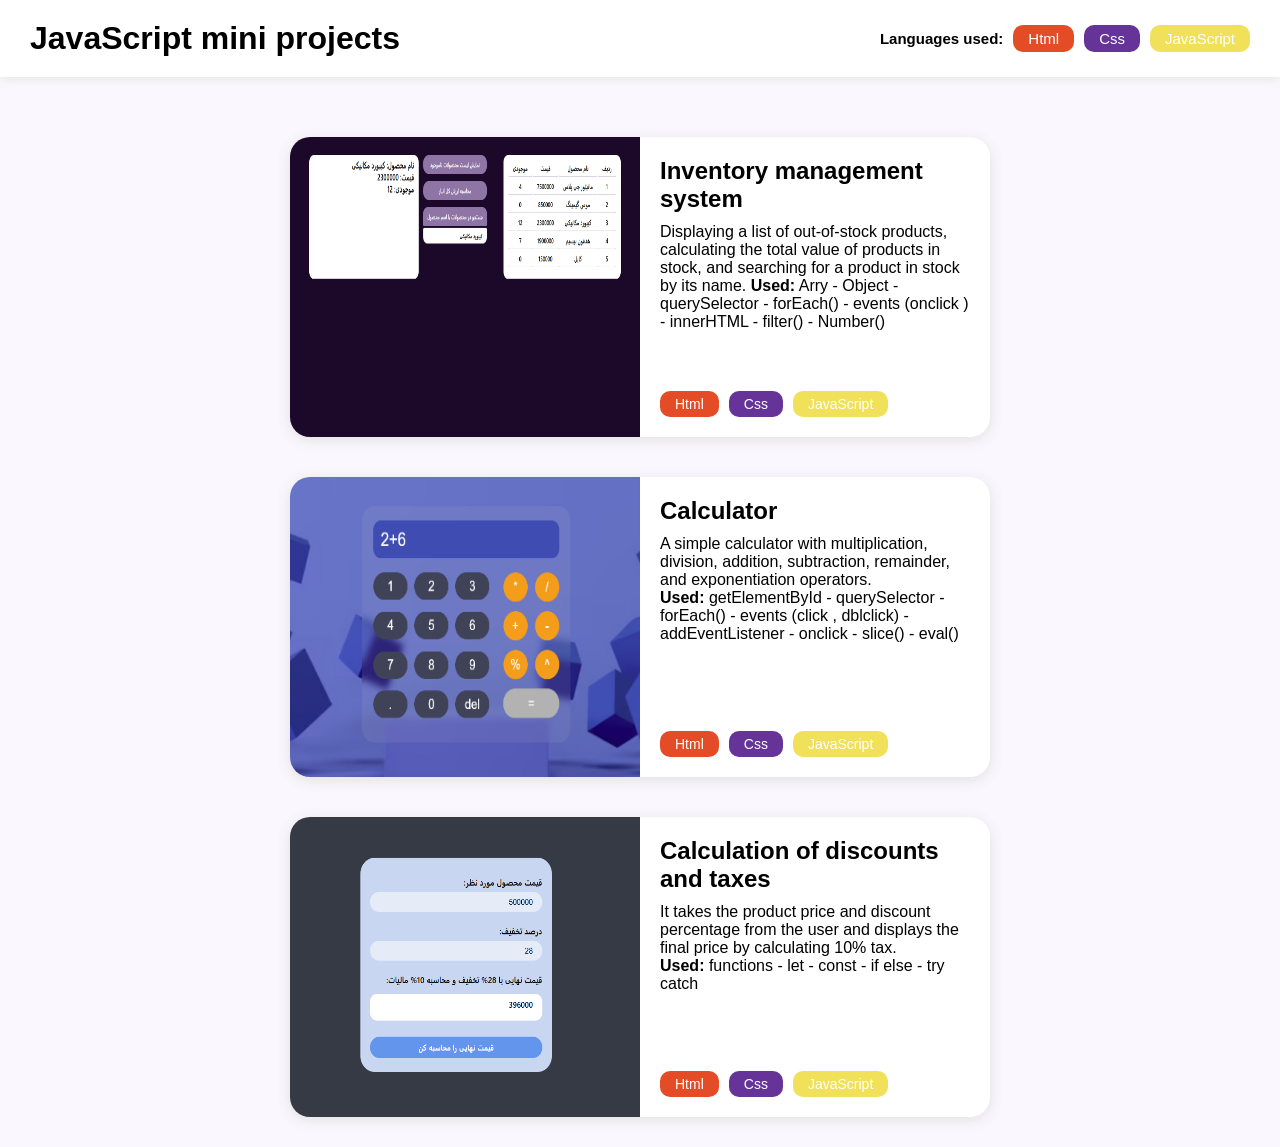
<file: index.html>
<!DOCTYPE html>
<html lang="en">

<head>
    <meta charset="UTF-8">
    <meta name="viewport" content="width=device-width, initial-scale=1.0">
    <title>JavaScript practice</title>
    <link rel="stylesheet" href="style.css">
</head>

<body>

    <header class="header">
        <div class="container">
            <h1>JavaScript mini projects</h1>
            <div class="lang​Used">
                <p>Languages ​​used:</p>
                <span class="tagHtml">Html</span>
                <span class="tagCss">Css</span>
                <span class="tagJs">JavaScript</span>
            </div>
        </div>
    </header>

    <section class="main container">
        <!-- Calculation-of-discounts-and-taxes -->
        <a class="projectCard" href="Calculation-of-discounts-and-taxes/index.html" target="_blank">
            <div class="projectDemoImg">
                <img src="img/Calculation-of-discounts-and-taxes.png" alt="">
            </div>
            <div class="projectInformation">
                <div>
                    <h2>Calculation of discounts and taxes</h2>
                    <p>It takes the product price and discount percentage from the user and displays the final price by
                        calculating 10% tax.<br>
                        <b>Used:</b> functions
                        - let - const
                        - if else
                        - try catch
                    </p>
                </div>
                <div class="lang​Used">
                    <span class="tagHtml">Html</span>
                    <span class="tagCss">Css</span>
                    <span class="tagJs">JavaScript</span>
                </div>
            </div>
        </a>
        <!-- Calculator -->
        <a class="projectCard" href="Calculator/index.html" target="_blank">
            <div class="projectDemoImg">
                <img src="img/Calculator.png" alt="">
            </div>
            <div class="projectInformation">
                <div>
                    <h2>Calculator</h2>
                    <p>A simple calculator with multiplication, division, addition, subtraction, remainder, and
                        exponentiation operators.<br>
                        <b>Used:</b> getElementById -
                        querySelector
                        - forEach() - events (click , dblclick)
                        - addEventListener
                        - onclick - slice() - eval()
                    </p>
                </div>
                <div class="lang​Used">
                    <span class="tagHtml">Html</span>
                    <span class="tagCss">Css</span>
                    <span class="tagJs">JavaScript</span>
                </div>
            </div>
        </a>
        <!-- Inventory management system -->
        <a class="projectCard" href="Inventory management system/index.html" target="_blank">
            <div class="projectDemoImg">
                <img src="img/Inventory management system.png" alt="">
            </div>
            <div class="projectInformation">
                <div>
                    <h2>Inventory management system</h2>
                    <p>Displaying a list of out-of-stock products, calculating the total value of products in stock, and
                        searching for a product in stock by its name.
                        <b>Used:</b>
                        Arry - Object -
                        querySelector
                        - forEach() - events (onclick )
                        - innerHTML
                        - filter() - Number()
                    </p>
                </div>
                <div class="lang​Used">
                    <span class="tagHtml">Html</span>
                    <span class="tagCss">Css</span>
                    <span class="tagJs">JavaScript</span>
                </div>
            </div>
        </a>
    </section>

</body>

</html>
</file>
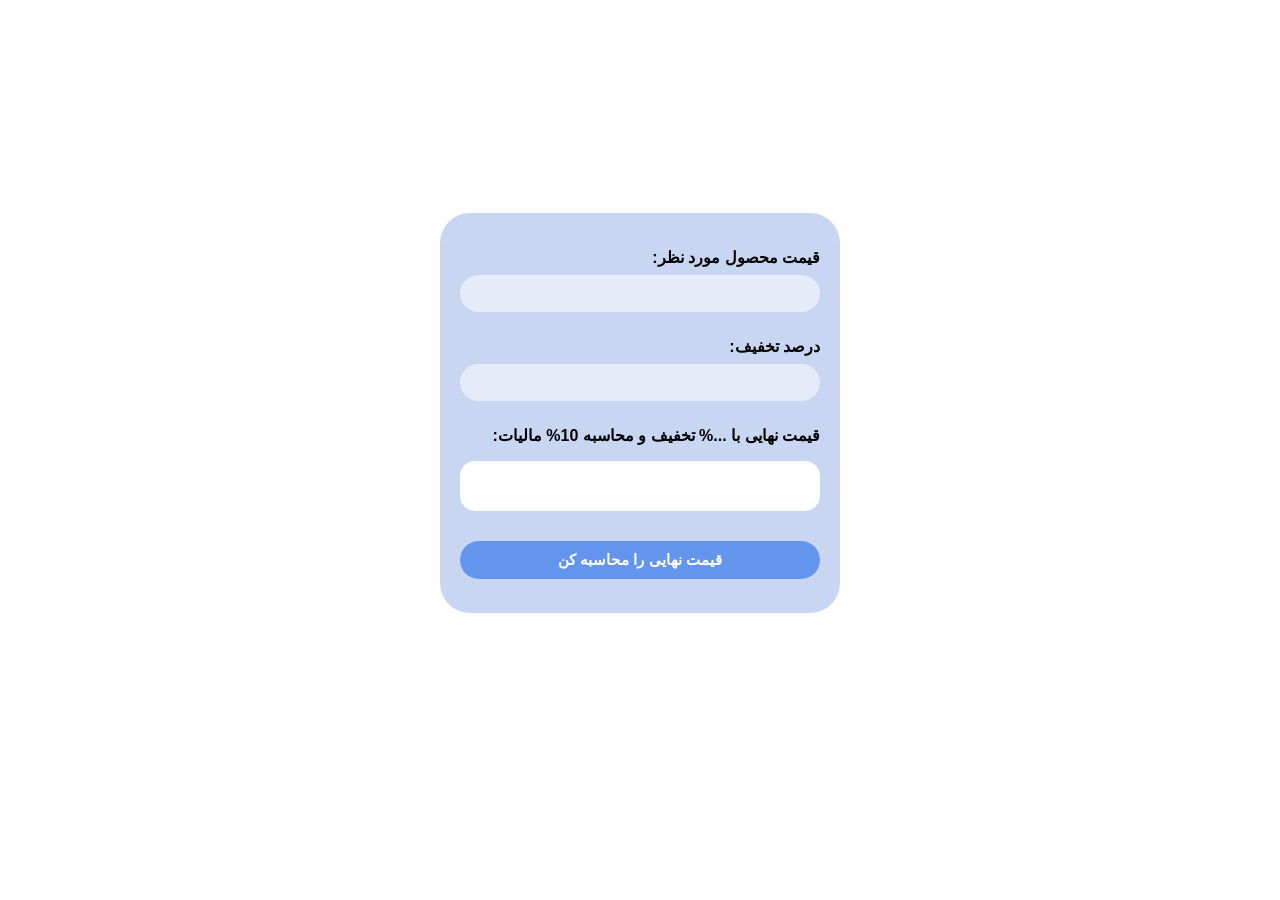
<file: Calculation-of-discounts-and-taxes/index.html>
<!DOCTYPE html>
<html lang="fa">

<head>
    <meta charset="UTF-8">
    <meta name="viewport" content="width=device-width, initial-scale=1.0">
    <title>محاسبه تخفیف و مالیات</title>
    <style>
        .main {
            display: flex;
            align-items: center;
            justify-content: center;
            height: 90vh;
        }

        .container {
            background-color: rgb(200, 214, 241);
            width: 400px;
            height: 400px;
            border-radius: 30px;
            direction: rtl;
            padding: 10px 20px;
            box-sizing: border-box;
            display: flex;
            flex-direction: column;
            font-family: sans-serif;
        }

        .container label {
            margin: 25px 0 8px;
            font-family: sans-serif;
            font-weight: 600;

        }

        .container input {
            padding: 10px 20px;
            border-radius: 20px;
            border: 0;
            outline: none;
            font-size: 15px;
            background-color: rgba(255, 255, 255, 0.527);
        }

        #result {
            margin-top: 8px;
            padding: 10px 20px;
            border-radius: 15px;
            font-size: 15px;
            font-weight: 600;
            height: 30px;
            color: rgb(0, 0, 0);
            background-color: rgb(255, 255, 255);
        }

        button[type="submit"] {
            margin-top: 30px;
            padding: 10px;
            border-radius: 20px;
            border: 0;
            font-size: 15px;
            font-weight: 600;
            color: white;
            font-family: sans-serif;
            background-color: cornflowerblue;
        }
    </style>
</head>

<body>
    <section class="main">
        <div class="container">
            <label for="price">قیمت محصول مورد نظر:</label>
            <input type="text" name="price" id="price">
            <label for="discount">درصد تخفیف: </label>
            <input type="text" name="discount" id="discount">
            <label for="">قیمت نهایی با <span id="show-discount">...%</span> تخفیف و محاسبه 10% مالیات: </label>
            <span id="result"></span>
            <button type="submit" onclick="calculator()">قیمت نهایی را محاسبه کن</button>
        </div>
    </section>
    <script src="script.js"></script>
</body>

</html>
</file>
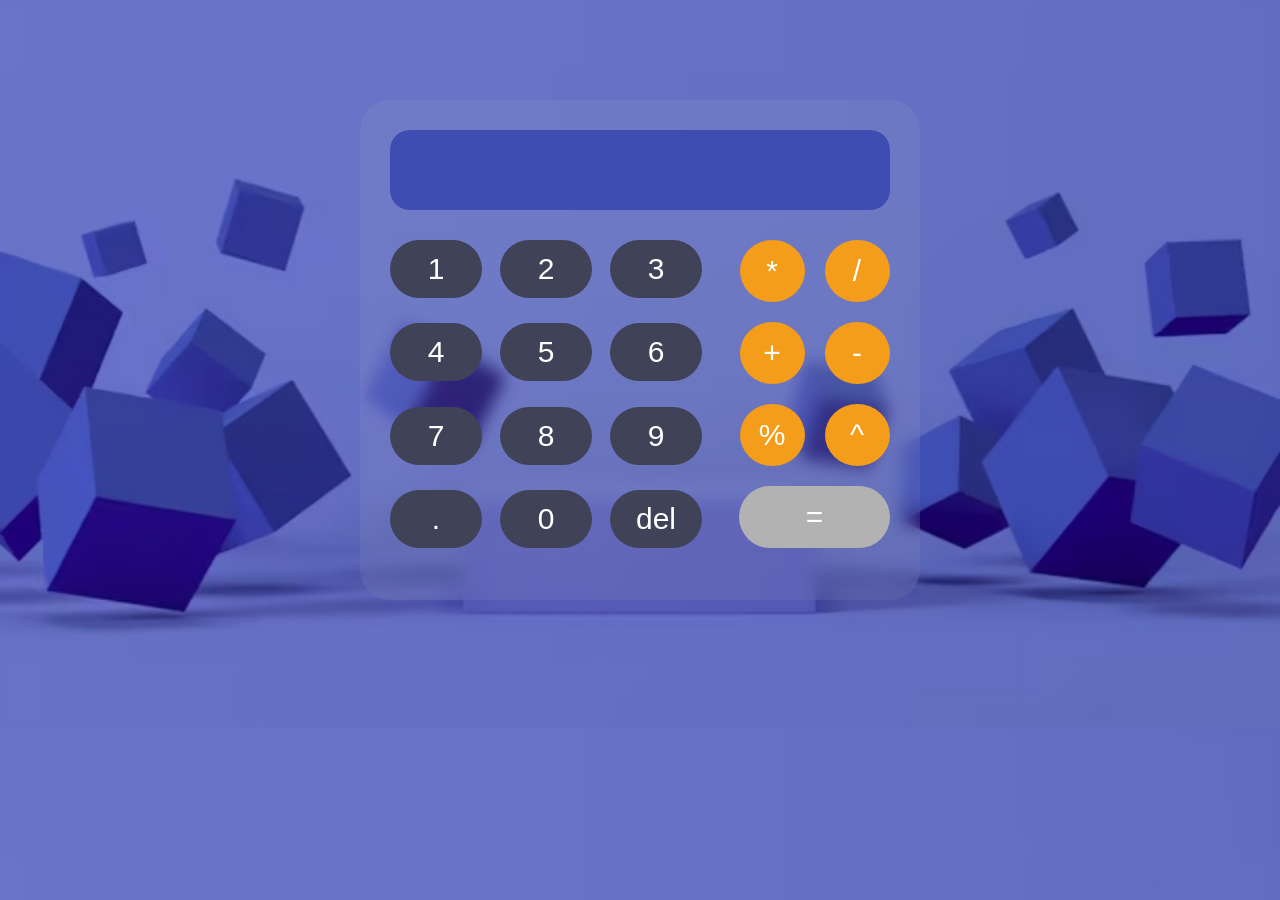
<file: Calculator/index.html>
<!DOCTYPE html>
<html lang="en">

<head>
    <meta charset="UTF-8">
    <meta name="viewport" content="width=device-width, initial-scale=1.0">
    <title>Calculator</title>
    <link rel="stylesheet" href="style.css">
</head>

<body>
    <section class="main">
        <div class="container">
            <div class="monitor">
                <input id="showResult" type="text">
            </div>
            <div class="buttons">
                <div class="btnsNumber">
                    <input type="button" value="1" id="num1" class="val">
                    <input type="button" value="2" id="num2" class="val">
                    <input type="button" value="3" id="num3" class="val">
                    <input type="button" value="4" id="num4" class="val">
                    <input type="button" value="5" id="num5" class="val">
                    <input type="button" value="6" id="num6" class="val">
                    <input type="button" value="7" id="num7" class="val">
                    <input type="button" value="8" id="num8" class="val">
                    <input type="button" value="9" id="num9" class="val">
                    <input type="button" value="." id="dot"  class="val">
                    <input type="button" value="0" id="num0" class="val">
                    <input type="button" value="del" id="del">
                </div>
                <div class="btnsOperator">
                    <input type="button" value="*" id="multiplication" class="val">
                    <input type="button" value="/" id="division" class="val">
                    <input type="button" value="+" id="plural" class="val">
                    <input type="button" value="-" id="subtraction" class="val">
                    <input type="button" value="%" id="percentage" class="val">
                    <input type="button" value="^" id="power" class="val">
                    <input type="button" value="=" id="Calculate" class="Calculate">
                </div>
            </div>
        </div>
    </section>
    <script src="script.js"></script>
</body>

</html>
</file>
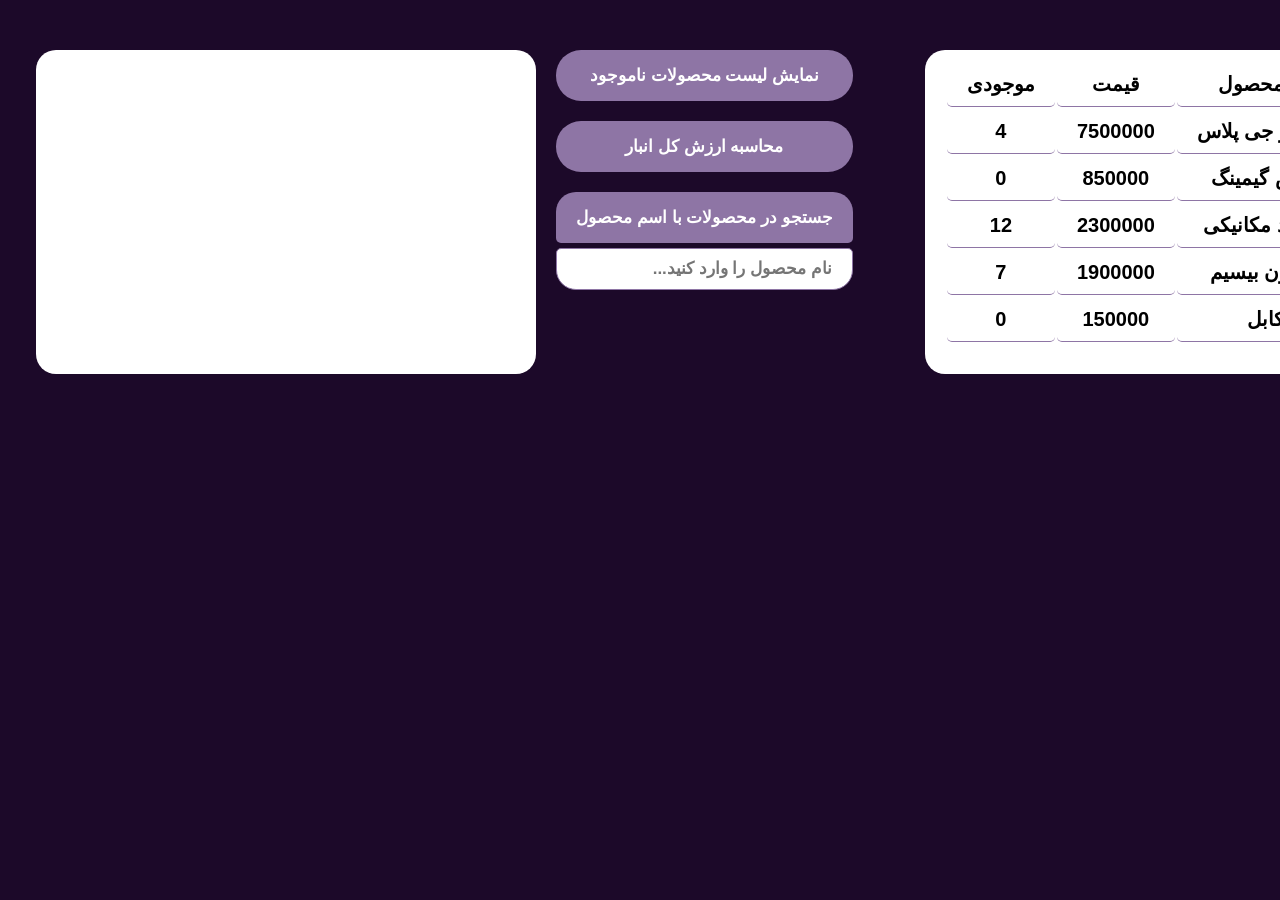
<file: Inventory management system/index.html>
<!DOCTYPE html>
<html lang="en">

<head>
    <meta charset="UTF-8">
    <meta name="viewport" content="width=device-width, initial-scale=1.0">
    <title>سیستم مدیریت موجودی</title>
    <link rel="stylesheet" href="style.css">
</head>

<body>
    <section class="container">
        <div class="operationBox">
            <p id="showResult" class="showResult"></p>
            <div class="btnOperation">
                <BUtton onclick="finishedProducts()">نمایش لیست محصولات ناموجود</BUtton>
                <BUtton onclick="totalWarehouseValue()">محاسبه ارزش کل انبار</BUtton>
                <BUtton id="searchByNameProduct" onclick="searchByNameProduct()">جستجو در محصولات با اسم محصول</BUtton>
                <input type="text" id="productName" placeholder="نام محصول را وارد کنید...">
            </div>
        </div>
        <div>
            <table id="products">
                <tr>
                    <td>ردیف</td>
                    <td>نام محصول</td>
                    <td>قیمت</td>
                    <td>موجودی</td>
                </tr>
            </table>
        </div>
    </section>

    <script src="script.js"></script>
</body>

</html>
</file>
<file: style.css>
/* general */
* {
    padding: 0;
    margin: 0;
    box-sizing: border-box;
}

body {
    font-family: 'Segoe UI', Tahoma, Geneva, Verdana, sans-serif;
    background-color: rgb(251, 247, 255);
}

a {
    display: block;
    text-decoration: none;
    color: black;
}

.container {
    max-width: 1800px;
    padding: 20px 30px;
    display: flex;
    margin: auto;
}

.lang​Used {
    display: flex;
    justify-content: space-between;
    align-items: center;
    gap: 10px;
    font-size: 15px;
}

.tagHtml {
    color: white;
    background-color: #E34C26;
    padding: 5px 15px;
    border-radius: 10px;
}

.tagCss {
    color: white;
    background-color: #663399;
    padding: 5px 15px;
    border-radius: 10px;
}

.tagJs {
    color: white;
    background-color: #F1E05A;
    padding: 5px 15px;
    border-radius: 10px;
}

/* header */
.header {
    background-color: white;
    box-shadow: 0px 3px 10px rgb(231, 231, 231);
    margin-bottom: 30px;
}

.header .container {
    justify-content: space-between;
    align-items: center;
}

.header .lang​Used p {
    font-size: 15px;
    font-weight: 600;
}


/* main */
.main {
    gap: 20px;
    justify-content: center;
    flex-flow:row-reverse wrap-reverse;
}

/* project Card */
.projectCard {
    width: 700px;
    min-height: 300px;
    display: flex;
    justify-content: space-between;
    align-items: center;
    border-radius: 20px;
    overflow: hidden;
    background-color: white;
    box-shadow: 0px 3px 15px rgb(224, 224, 224);
    margin: 10px;
}

.projectCard>div {
    width: 50%;
    height: 100%;
    overflow: hidden;
}

/* img */
.projectCard .projectDemoImg img {
    width: 100%;
    height: 100%;
    transition: all .5s ease;
}

.projectCard:hover .projectDemoImg img {
    width: 105%;
    height: 105%;
}

/* Information */
.projectCard .projectInformation {
    display: flex;
    flex-direction: column;
    padding: 20px;
    justify-content: space-between;
}

.projectCard h2 {
    margin-bottom: 10px;
}


.projectCard .lang​Used {
    font-size: 14px;
    justify-content: flex-start;
}
</file>
<file: Calculator/style.css>
/* general */
* {
    padding: 0;
    margin: 0;
    box-sizing: border-box;
}

body {
    background-image: url(img/abstract-background-with-podiu.jpg);
    background-size: cover;
    background-position: center center;
}

.container {
    width: 560px;
    height: 500px;
    background-color: #c7c7c718;
    backdrop-filter: blur(8px);
    color: white;
    margin: 100px auto 0;
    border-radius: 30px;
    overflow: hidden;
    padding: 30px;
}

.container .monitor {
    height: 80px;
    background-color: #3F4CB2;
    border-radius: 20px;
    margin-bottom: 30px;
    display: flex;
    align-items: center;
    justify-content: end;
    padding: 10px 20px;
}

.container .monitor input {
    width: 100%;
    height: 100%;
    font-size: 40px;
    color: white;
    background-color: transparent;
    border: 0;
    outline: none;
}

.container .buttons {
    display: flex;
    justify-content: space-between;
}

.container .buttons .btnsNumber {
    width: 340px;
    display: flex;
    flex-wrap: wrap;
    align-items: center;
    justify-content: start;
    gap: 25px 18px;
}

.container .buttons .btnsNumber input
 {
    color: white;
    background-color: #404258;
    border: 0;
    font-size: 30px;
    width: 92px;
    height: 58px;
    border-radius: 30px;
    transition: all .3s ease;
}

.container .buttons .btnsNumber input:hover {
    background-color: #595a66;
}

.container .buttons .btnsOperator {
    width: 151px;
    display: flex;
    flex-wrap: wrap;
    align-items: center;
    justify-content: center;
    gap: 20px;
}


.container .buttons .btnsOperator input {
    color: white;
    background-color: #F49D1A;
    border: 0;
    font-size: 30px;
    border-radius: 50%;
    width: 65px;
    height: 62px;
    transition: all .3s ease;
}

.container .buttons .btnsOperator input:hover {
    background-color: #be8734;
}

.container .buttons .btnsOperator .Calculate {
    width: 100%;
    background-color: #B2B2B2;
    font-size: 30px;
    border-radius: 40px;
}

.container .buttons .btnsOperator .Calculate:hover {
    background-color: #3F4CB2;
}
</file>
<file: Inventory management system/style.css>
/* general */
* {
    box-sizing: border-box;
    margin: 0;
}

body {
    background-color: rgb(28, 9, 41);
}

.container {
    width: 1500px;
    margin: 50px auto;
    display: flex;
    justify-content: space-around;
}

/* product table styles */
#products {
    background-color: white;
    border-radius: 20px;
    font-weight: 600;
    font-family: 'Segoe UI', Tahoma, Geneva, Verdana, sans-serif;
    font-size: 20px;
    direction: rtl;
    text-align: center;
    padding: 10px 20px 30px;
}

#products td {
    border-bottom: 1px solid rgb(142, 117, 165);
    border-radius: 5px;
    text-align: center;
    padding: 10px 20px;
}

/* operationBox */
.operationBox {
    display: flex;
    justify-content: space-between;
    gap: 20px;
}

.btnOperation {
    display: flex;
    flex-direction: column;
    gap: 20px;
}

.btnOperation button {
    padding: 15px 20px;
    border: 0;
    border-radius: 25px;
    font-weight: 600;
    font-family: 'Segoe UI', Tahoma, Geneva, Verdana, sans-serif;
    font-size: 17px;
    background-color: rgb(142, 117, 165);
    color: white;
}

.btnOperation #searchByNameProduct {
    border-radius: 20px 20px 5px 5px;
}

.btnOperation input {
    padding: 10px 20px;
    border: 1px solid rgb(142, 117, 165);
    border-radius: 5px 5px 20px 20px;
    font-weight: 600;
    font-family: 'Segoe UI', Tahoma, Geneva, Verdana, sans-serif;
    font-size: 17px;
    direction: rtl;
    margin-top: -15px;
}

#showResult {
    background-color: white;
    width: 500px;
    padding: 10px 20px;
    border-radius: 20px;
    font-weight: 600;
    font-family: 'Segoe UI', Tahoma, Geneva, Verdana, sans-serif;
    font-size: 25px;
    direction: rtl;
}
</file>
